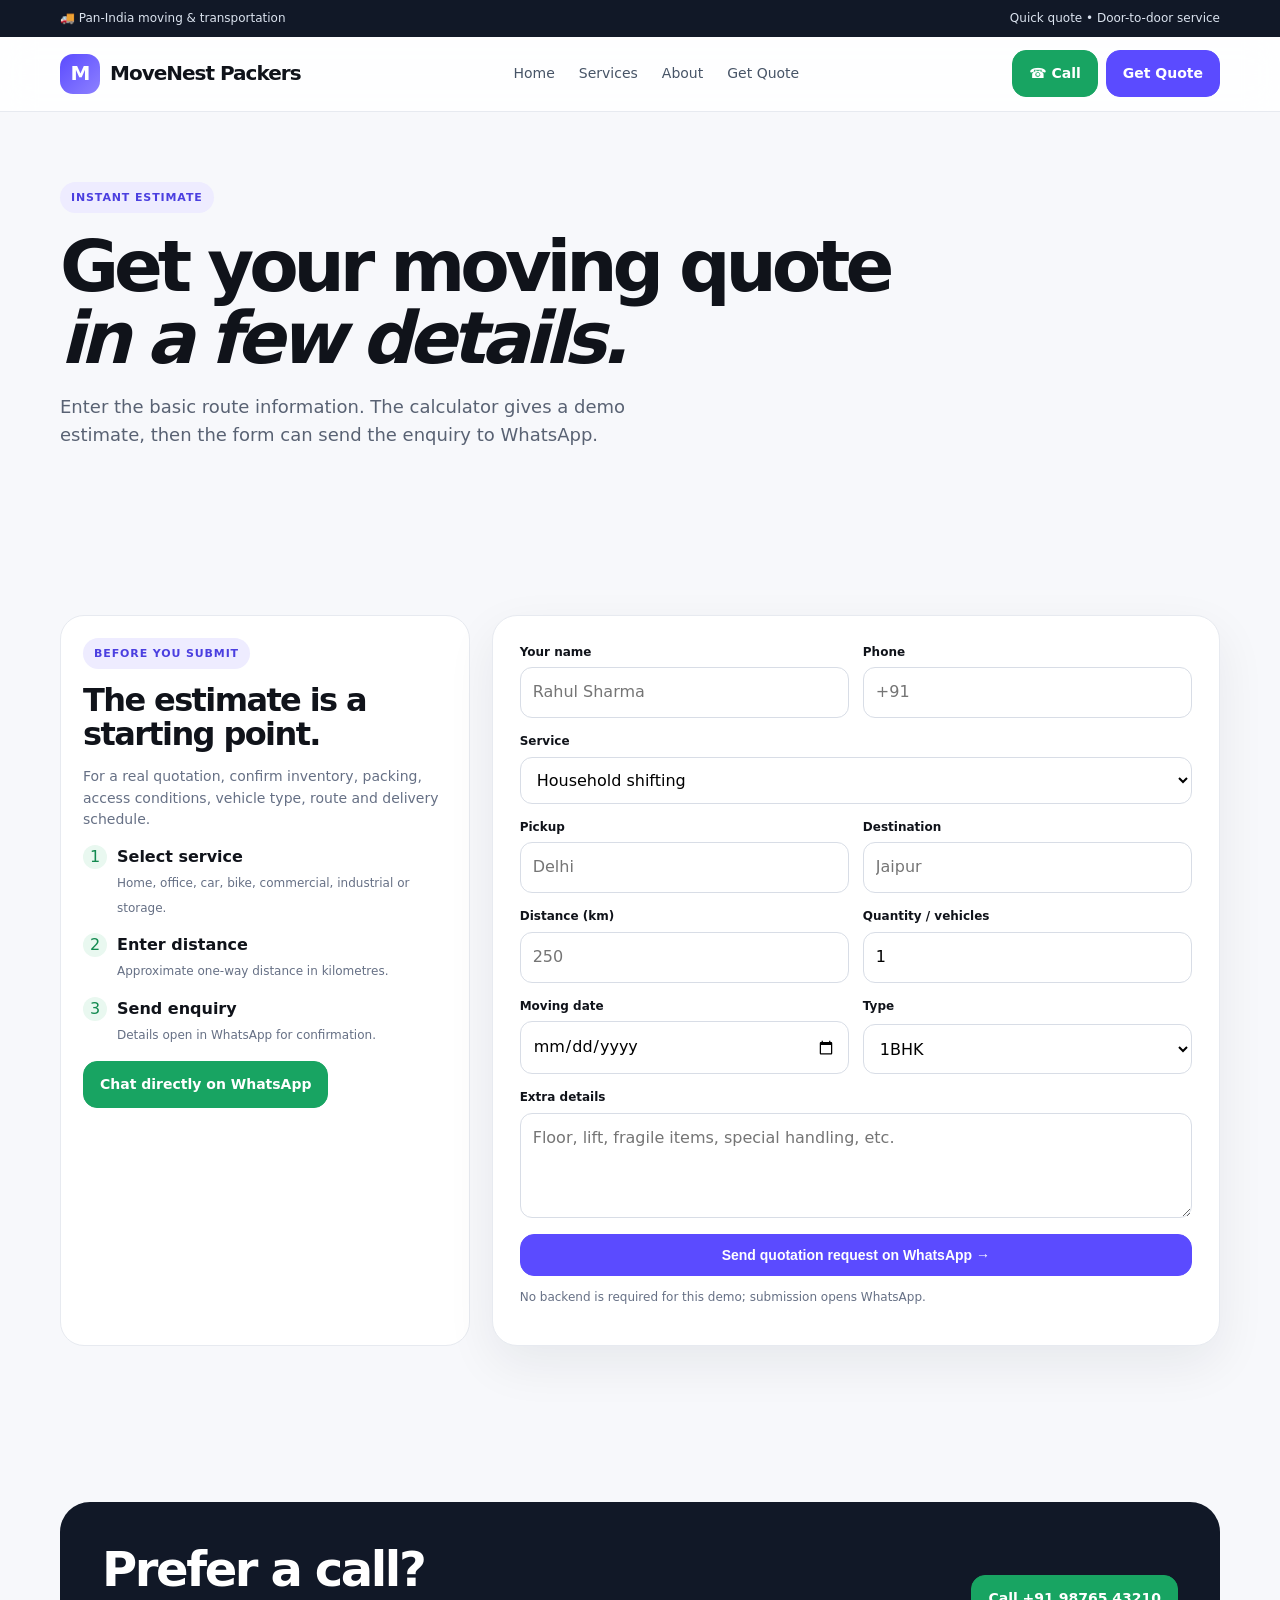
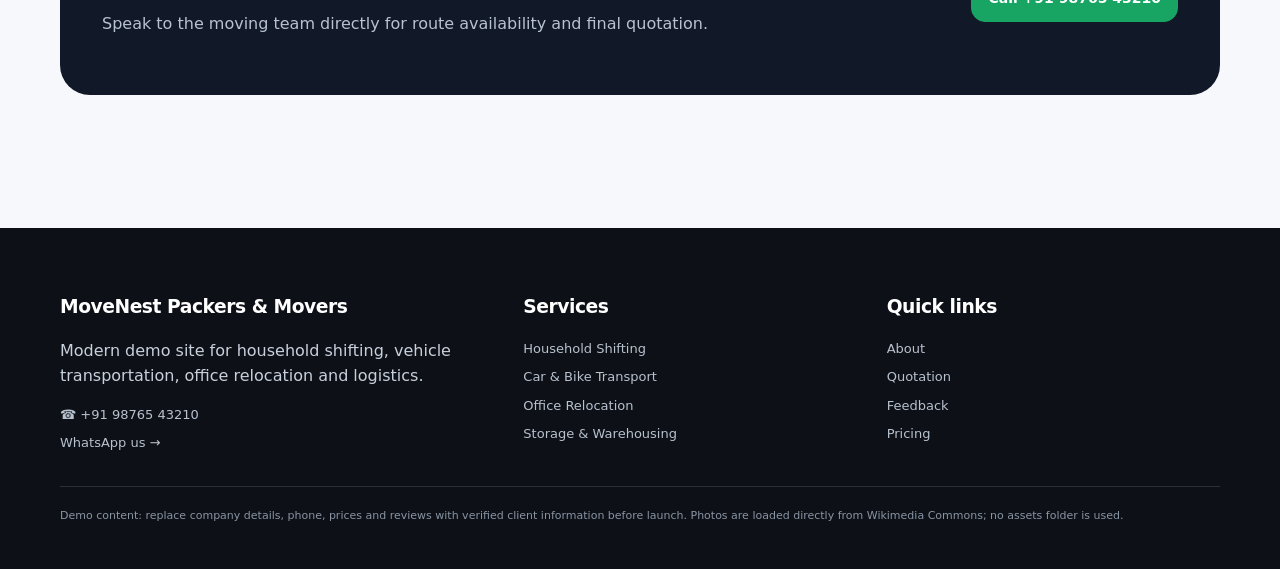
<file: quotation.html>
<!doctype html><html lang="en"><head><meta charset="utf-8"><meta name="viewport" content="width=device-width,initial-scale=1"><meta name="description" content="MoveNest Packers & Movers demo website"><title>Quotation | MoveNest Packers & Movers</title><link rel="stylesheet" href="style.css"></head><body>
<div class="top"><div class="container"><span>🚚 Pan-India moving & transportation</span><span>Quick quote • Door-to-door service</span></div></div>
<nav><div class="container navin"><a class="brand" href="index.html"><span class="mark">M</span>MoveNest Packers</a><div class="links"><a href="index.html">Home</a><a href="services.html">Services</a><a href="about.html">About</a><a href="quotation.html">Get Quote</a></div><div class="actions"><a class="btn green" href="javascript:callNow()">☎ Call</a><a class="btn primary" href="quotation.html">Get Quote</a></div></div></nav>

<main><section class="pagehero"><div class="container"><span class="eyebrow">Instant estimate</span><h1>Get your moving quote<br><em>in a few details.</em></h1><p class="lead">Enter the basic route information. The calculator gives a demo estimate, then the form can send the enquiry to WhatsApp.</p></div></section>
<section class="section"><div class="container quote"><div class="card"><span class="eyebrow">Before you submit</span><h2 style="font-size:32px;margin-top:14px">The estimate is a starting point.</h2><p>For a real quotation, confirm inventory, packing, access conditions, vehicle type, route and delivery schedule.</p><div class="check"><i>1</i><div><b>Select service</b><br><span class="muted">Home, office, car, bike, commercial, industrial or storage.</span></div></div><div class="check"><i>2</i><div><b>Enter distance</b><br><span class="muted">Approximate one-way distance in kilometres.</span></div></div><div class="check"><i>3</i><div><b>Send enquiry</b><br><span class="muted">Details open in WhatsApp for confirmation.</span></div></div><a class="btn green" href="javascript:wa()">Chat directly on WhatsApp</a></div>
<div class="form"><form onsubmit="sendQuote(event)"><div class="formgrid"><div class="field"><label>Your name</label><input required name="name" placeholder="Rahul Sharma"></div><div class="field"><label>Phone</label><input required name="phone" placeholder="+91"></div><div class="field full"><label>Service</label><select id="service" name="service" onchange="calc()"><option value="house">Household shifting</option><option value="office">Office relocation</option><option value="car">Car transportation</option><option value="bike">Bike transportation</option><option value="goods">Commercial goods</option><option value="industrial">Industrial shifting</option><option value="storage">Storage / warehousing</option><option value="local">Local shifting</option></select></div><div class="field"><label>Pickup</label><input required name="from" placeholder="Delhi"></div><div class="field"><label>Destination</label><input required name="to" placeholder="Jaipur"></div><div class="field"><label>Distance (km)</label><input id="distance" required name="distance" type="number" min="1" placeholder="250" oninput="calc()"></div><div class="field"><label>Quantity / vehicles</label><input id="quantity" name="quantity" type="number" min="1" value="1" oninput="calc()"></div><div class="field"><label>Moving date</label><input name="date" type="date"></div><div class="field"><label>Type</label><select name="type"><option>1BHK</option><option>2BHK</option><option>3BHK</option><option>Villa / House</option><option>Hatchback / Sedan</option><option>SUV / Premium car</option><option>Bike / Scooter</option><option>Commercial goods</option></select></div><div class="field full"><label>Extra details</label><textarea name="notes" placeholder="Floor, lift, fragile items, special handling, etc."></textarea></div></div><div id="result" class="result"><div>Indicative estimate</div><strong id="amount">—</strong><div class="muted">Final price depends on inventory, access, packing, vehicle, tolls and exact route.</div></div><button class="btn primary" style="width:100%;margin-top:16px" type="submit">Send quotation request on WhatsApp →</button><p class="muted">No backend is required for this demo; submission opens WhatsApp.</p></form></div></div></section>
<section class="section"><div class="container band"><div><h2 style="color:#fff">Prefer a call?</h2><p>Speak to the moving team directly for route availability and final quotation.</p></div><a class="btn green" href="javascript:callNow()">Call +91 98765 43210</a></div></section></main>
<footer><div class="container foot"><div><h3>MoveNest Packers & Movers</h3><p>Modern demo site for household shifting, vehicle transportation, office relocation and logistics.</p><a href="javascript:callNow()">☎ +91 98765 43210</a><a href="javascript:wa()">WhatsApp us →</a></div><div><h3>Services</h3><a href="services.html#house">Household Shifting</a><a href="services.html#vehicle">Car & Bike Transport</a><a href="services.html#office">Office Relocation</a><a href="services.html#storage">Storage & Warehousing</a></div><div><h3>Quick links</h3><a href="about.html">About</a><a href="quotation.html">Quotation</a><a href="index.html#feedback">Feedback</a><a href="index.html#pricing">Pricing</a></div></div><div class="container fine">Demo content: replace company details, phone, prices and reviews with verified client information before launch. Photos are loaded directly from Wikimedia Commons; no assets folder is used.</div></footer>
<script src="script.js"></script></body></html>
</file>
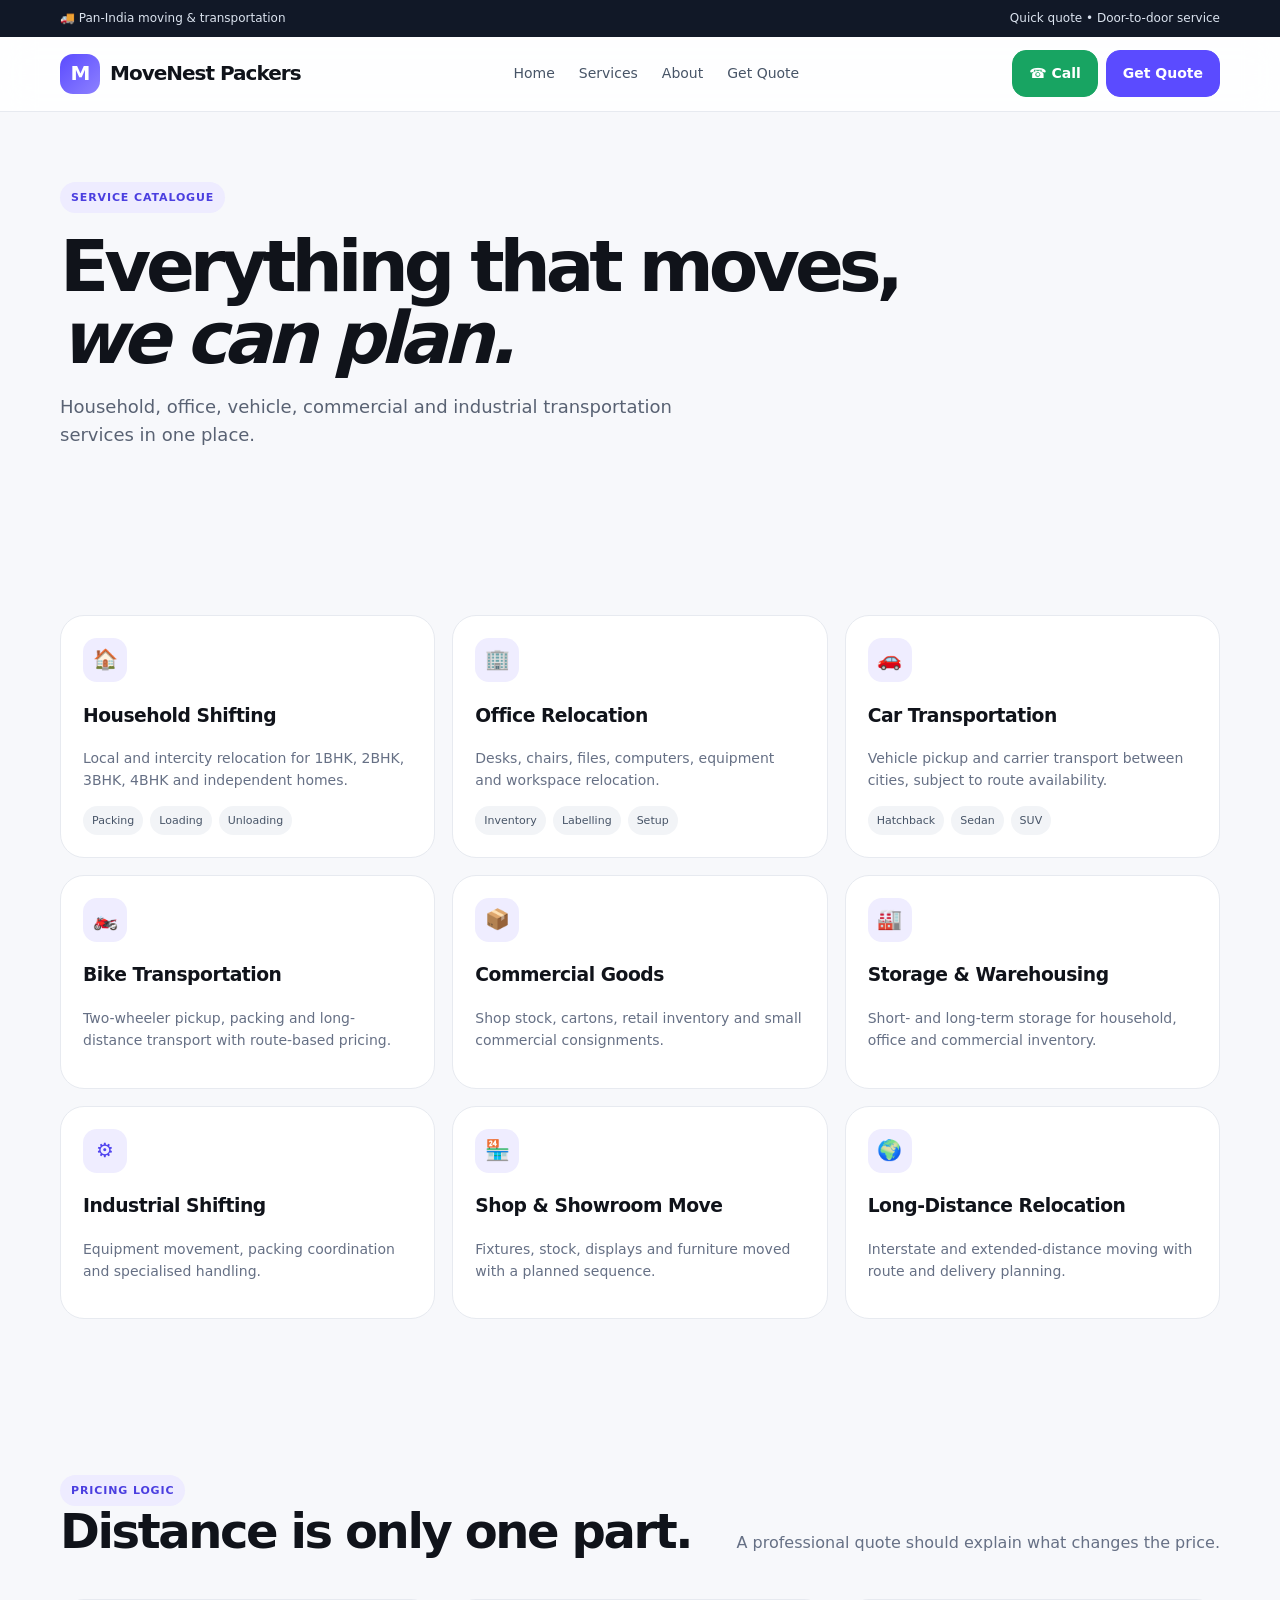
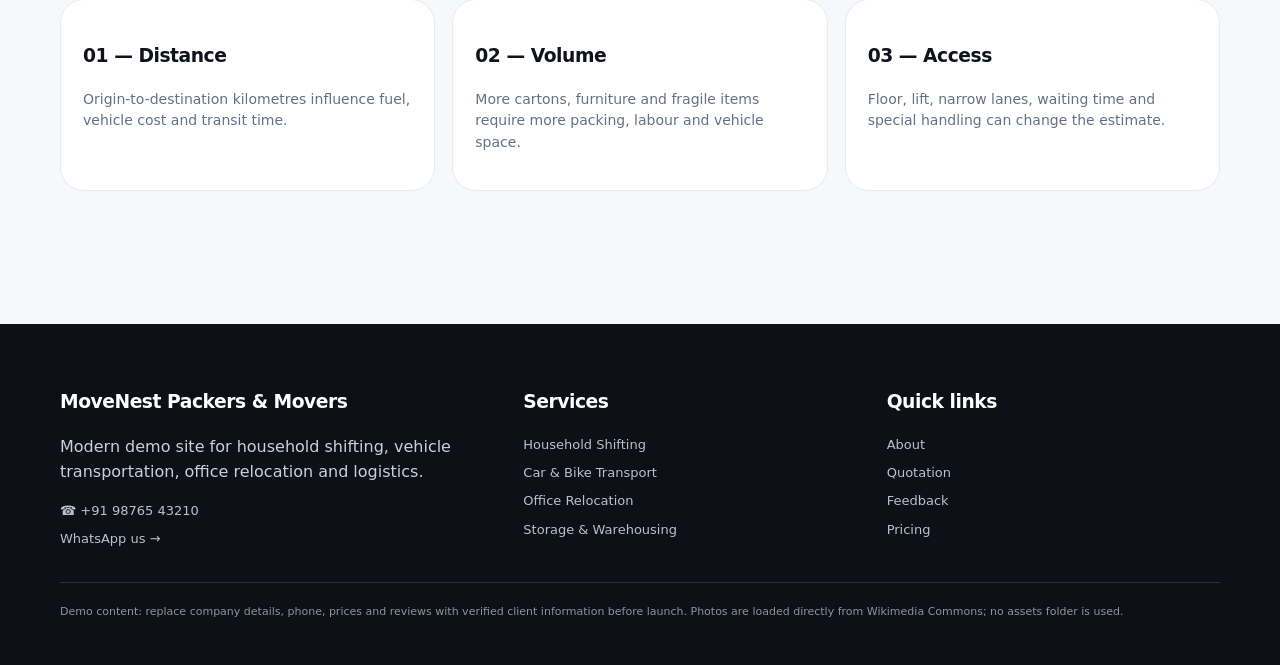
<file: services.html>
<!doctype html><html lang="en"><head><meta charset="utf-8"><meta name="viewport" content="width=device-width,initial-scale=1"><meta name="description" content="MoveNest Packers & Movers demo website"><title>Services | MoveNest Packers & Movers</title><link rel="stylesheet" href="style.css"></head><body>
<div class="top"><div class="container"><span>🚚 Pan-India moving & transportation</span><span>Quick quote • Door-to-door service</span></div></div>
<nav><div class="container navin"><a class="brand" href="index.html"><span class="mark">M</span>MoveNest Packers</a><div class="links"><a href="index.html">Home</a><a href="services.html">Services</a><a href="about.html">About</a><a href="quotation.html">Get Quote</a></div><div class="actions"><a class="btn green" href="javascript:callNow()">☎ Call</a><a class="btn primary" href="quotation.html">Get Quote</a></div></div></nav>

<main><section class="pagehero"><div class="container"><span class="eyebrow">Service catalogue</span><h1>Everything that moves,<br><em>we can plan.</em></h1><p class="lead">Household, office, vehicle, commercial and industrial transportation services in one place.</p></div></section>
<section class="section"><div class="container"><div class="grid3">
<div class="card" id="house"><div class="icon">🏠</div><h3>Household Shifting</h3><p>Local and intercity relocation for 1BHK, 2BHK, 3BHK, 4BHK and independent homes.</p><div class="pills"><span class="pill">Packing</span><span class="pill">Loading</span><span class="pill">Unloading</span></div></div>
<div class="card" id="office"><div class="icon">🏢</div><h3>Office Relocation</h3><p>Desks, chairs, files, computers, equipment and workspace relocation.</p><div class="pills"><span class="pill">Inventory</span><span class="pill">Labelling</span><span class="pill">Setup</span></div></div>
<div class="card" id="vehicle"><div class="icon">🚗</div><h3>Car Transportation</h3><p>Vehicle pickup and carrier transport between cities, subject to route availability.</p><div class="pills"><span class="pill">Hatchback</span><span class="pill">Sedan</span><span class="pill">SUV</span></div></div>
<div class="card"><div class="icon">🏍️</div><h3>Bike Transportation</h3><p>Two-wheeler pickup, packing and long-distance transport with route-based pricing.</p></div>
<div class="card"><div class="icon">📦</div><h3>Commercial Goods</h3><p>Shop stock, cartons, retail inventory and small commercial consignments.</p></div>
<div class="card" id="storage"><div class="icon">🏭</div><h3>Storage & Warehousing</h3><p>Short- and long-term storage for household, office and commercial inventory.</p></div>
<div class="card"><div class="icon">⚙️</div><h3>Industrial Shifting</h3><p>Equipment movement, packing coordination and specialised handling.</p></div>
<div class="card"><div class="icon">🏪</div><h3>Shop & Showroom Move</h3><p>Fixtures, stock, displays and furniture moved with a planned sequence.</p></div>
<div class="card"><div class="icon">🌍</div><h3>Long-Distance Relocation</h3><p>Interstate and extended-distance moving with route and delivery planning.</p></div>
</div></div></section>
<section class="section"><div class="container"><div class="head"><div><span class="eyebrow">Pricing logic</span><h2>Distance is only one part.</h2></div><p>A professional quote should explain what changes the price.</p></div><div class="grid3"><div class="card"><h3>01 — Distance</h3><p>Origin-to-destination kilometres influence fuel, vehicle cost and transit time.</p></div><div class="card"><h3>02 — Volume</h3><p>More cartons, furniture and fragile items require more packing, labour and vehicle space.</p></div><div class="card"><h3>03 — Access</h3><p>Floor, lift, narrow lanes, waiting time and special handling can change the estimate.</p></div></div></div></section></main>
<footer><div class="container foot"><div><h3>MoveNest Packers & Movers</h3><p>Modern demo site for household shifting, vehicle transportation, office relocation and logistics.</p><a href="javascript:callNow()">☎ +91 98765 43210</a><a href="javascript:wa()">WhatsApp us →</a></div><div><h3>Services</h3><a href="services.html#house">Household Shifting</a><a href="services.html#vehicle">Car & Bike Transport</a><a href="services.html#office">Office Relocation</a><a href="services.html#storage">Storage & Warehousing</a></div><div><h3>Quick links</h3><a href="about.html">About</a><a href="quotation.html">Quotation</a><a href="index.html#feedback">Feedback</a><a href="index.html#pricing">Pricing</a></div></div><div class="container fine">Demo content: replace company details, phone, prices and reviews with verified client information before launch. Photos are loaded directly from Wikimedia Commons; no assets folder is used.</div></footer>
<script src="script.js"></script></body></html>
</file>
<file: style.css>
:root{--ink:#10131a;--muted:#667085;--line:#e7eaf0;--bg:#f7f8fb;--card:#fff;--a:#5b4bff;--g:#18a462;--r:24px;--shadow:0 18px 50px #12182812}
*{box-sizing:border-box}html{scroll-behavior:smooth}body{margin:0;font-family:Inter,system-ui,-apple-system,"Segoe UI",sans-serif;color:var(--ink);background:var(--bg);line-height:1.55}a{text-decoration:none;color:inherit}img{max-width:100%;display:block}.container{width:min(1160px,92%);margin:auto}
.top{background:#111827;color:#dbe3ef;font-size:12px;padding:9px}.top .container{display:flex;justify-content:space-between;gap:15px}
nav{position:sticky;top:0;z-index:20;background:#ffffffdd;backdrop-filter:blur(16px);border-bottom:1px solid var(--line)}.navin{min-height:74px;display:flex;align-items:center;justify-content:space-between;gap:20px}.brand{font-weight:900;font-size:20px;letter-spacing:-.05em;display:flex;align-items:center;gap:10px}.mark{width:40px;height:40px;border-radius:13px;background:linear-gradient(135deg,#5b4bff,#8d81ff);display:grid;place-items:center;color:white}.links{display:flex;gap:24px;font-size:14px;color:#475467}.actions{display:flex;gap:8px}.btn{display:inline-flex;align-items:center;justify-content:center;gap:8px;padding:12px 16px;border-radius:14px;border:1px solid var(--line);background:#fff;font-weight:800;font-size:14px;cursor:pointer}.btn:hover{transform:translateY(-2px);box-shadow:0 10px 24px #12182812}.primary{background:var(--a);border-color:var(--a);color:#fff}.green{background:var(--g);border-color:var(--g);color:#fff}
.hero,.pagehero{padding:70px 0}.hero{background:#fff}.heroGrid{display:grid;grid-template-columns:1.05fr .95fr;gap:50px;align-items:center}.eyebrow{display:inline-block;background:#eeecff;color:#4b3fe0;border-radius:999px;padding:7px 11px;font-size:11px;font-weight:900;letter-spacing:.08em;text-transform:uppercase}h1{font-size:clamp(43px,6vw,72px);line-height:1.01;letter-spacing:-.07em;margin:17px 0}h2{font-size:clamp(30px,4vw,48px);line-height:1.08;letter-spacing:-.05em;margin:0 0 14px}h3{letter-spacing:-.025em}.lead{font-size:18px;color:#596273;max-width:650px}.btns{display:flex;gap:10px;flex-wrap:wrap;margin-top:25px}.photo{border-radius:32px;overflow:hidden;box-shadow:var(--shadow);position:relative}.photo img{width:100%;height:470px;object-fit:cover}.tag{position:absolute;bottom:18px;left:18px;background:#fffffff0;padding:12px 15px;border-radius:15px;font-size:13px}
.stats{display:grid;grid-template-columns:repeat(4,1fr);gap:10px;margin-top:32px}.stat,.card{background:#fff;border:1px solid var(--line);border-radius:var(--r);padding:22px}.stat b{display:block;font-size:22px}.stat span,.muted{color:var(--muted);font-size:12px}
.section{padding:78px 0}.head{display:flex;justify-content:space-between;align-items:end;gap:25px;margin-bottom:27px}.head p{max-width:560px;color:var(--muted)}.grid3{display:grid;grid-template-columns:repeat(3,1fr);gap:17px}.service{padding:0;overflow:hidden}.service img{width:100%;height:185px;object-fit:cover}.service div{padding:20px}.service p,.card p{color:var(--muted);font-size:14px}.icon{width:44px;height:44px;background:#efedff;color:#5144ef;border-radius:14px;display:grid;place-items:center;font-size:20px;margin-bottom:12px}.pills{display:flex;gap:7px;flex-wrap:wrap}.pill{background:#f2f4f7;padding:6px 9px;border-radius:999px;font-size:11px;color:#475467}
.table{overflow:auto;background:#fff;border:1px solid var(--line);border-radius:20px}table{width:100%;border-collapse:collapse;min-width:700px}th,td{text-align:left;padding:15px;border-bottom:1px solid var(--line);font-size:13px}th{font-size:11px;text-transform:uppercase;color:#667085;background:#fafafa}tr:last-child td{border:0}
.band{background:#111827;color:white;border-radius:30px;padding:42px;display:flex;justify-content:space-between;gap:25px;align-items:center}.band p{color:#b8c2d0;max-width:700px}
.quote{display:grid;grid-template-columns:.72fr 1.28fr;gap:22px}.form{background:#fff;border:1px solid var(--line);border-radius:25px;padding:27px;box-shadow:var(--shadow)}.formgrid{display:grid;grid-template-columns:1fr 1fr;gap:14px}.field{display:grid;gap:6px}.full{grid-column:1/-1}label{font-size:12px;font-weight:800}input,select,textarea{font:inherit;border:1px solid #d8dde6;border-radius:12px;padding:12px;outline:0;background:#fff}input:focus,select:focus,textarea:focus{border-color:#8b80ff;box-shadow:0 0 0 4px #eeecff}textarea{min-height:105px}.result{display:none;margin-top:15px;background:#f1efff;border:1px solid #ddd8ff;padding:16px;border-radius:16px}.result strong{font-size:27px}.check{display:flex;gap:10px;margin:14px 0}.check i{font-style:normal;background:#e9f8f0;color:#138a50;width:24px;height:24px;border-radius:50%;display:grid;place-items:center;flex:none}
.split{display:grid;grid-template-columns:1fr 1fr;gap:25px;align-items:center}.split img{width:100%;height:420px;object-fit:cover;border-radius:28px;box-shadow:var(--shadow)}.faq{display:grid;gap:10px}details{background:#fff;border:1px solid var(--line);border-radius:16px;padding:16px 18px}summary{font-weight:800;cursor:pointer}.review{display:flex;gap:13px}.avatar{width:42px;height:42px;border-radius:50%;background:#eceaff;color:#4d42d8;display:grid;place-items:center;font-weight:900;flex:none}.stars{color:#f59e0b;letter-spacing:2px}
footer{margin-top:55px;background:#0d1117;color:#c8d0dc;padding:45px 0}.foot{display:grid;grid-template-columns:1.3fr 1fr 1fr;gap:30px}.foot h3{color:#fff}.foot a{display:block;color:#b8c1ce;font-size:13px;margin:8px 0}.fine{margin-top:25px;padding-top:20px;border-top:1px solid #29303a;color:#8994a3;font-size:11px}
@media(max-width:850px){.links{display:none}.heroGrid,.quote,.split{grid-template-columns:1fr}.grid3{grid-template-columns:1fr 1fr}.stats{grid-template-columns:1fr 1fr}.foot{grid-template-columns:1fr 1fr}.photo img{height:350px}}
@media(max-width:600px){.top .container{justify-content:center}.actions .btn:first-child{display:none}.grid3,.formgrid,.foot{grid-template-columns:1fr}.hero,.pagehero{padding:48px 0}.section{padding:55px 0}.band{padding:28px;display:grid}.head{display:block}}
</file>
